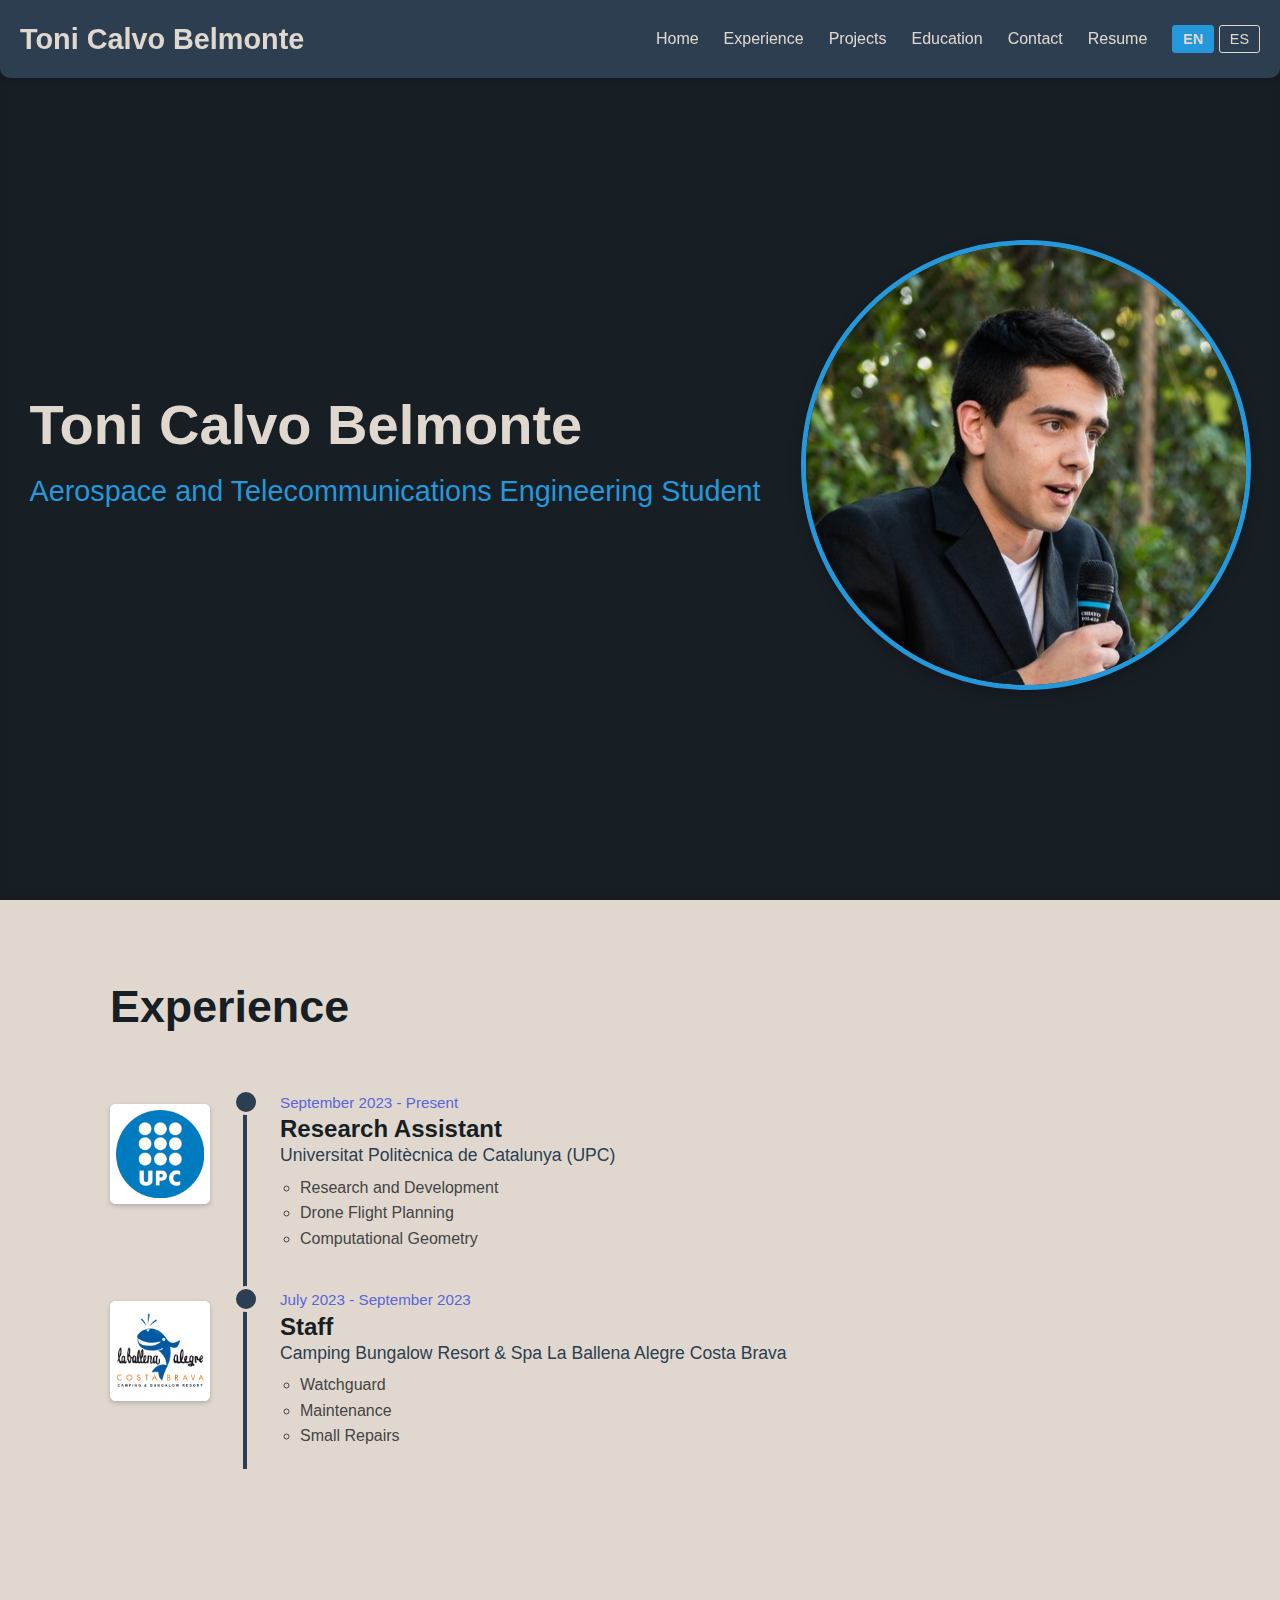
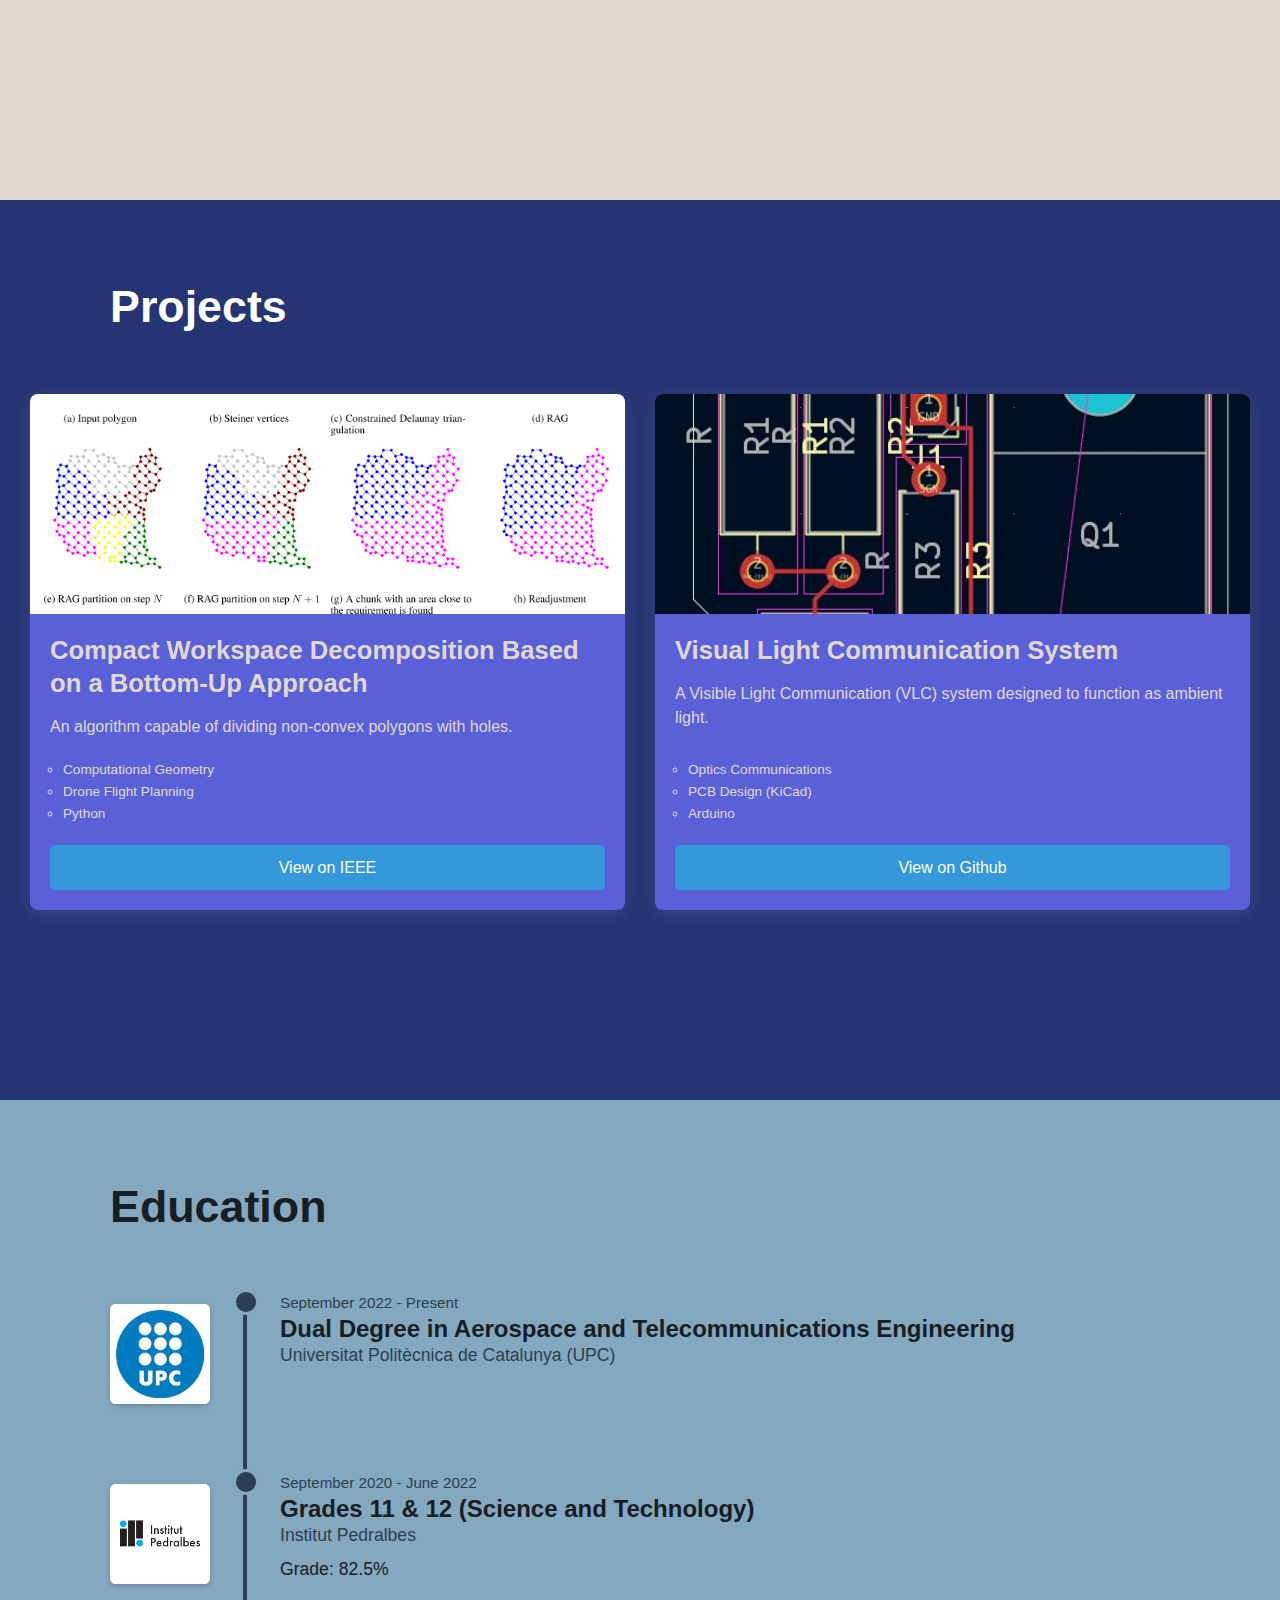
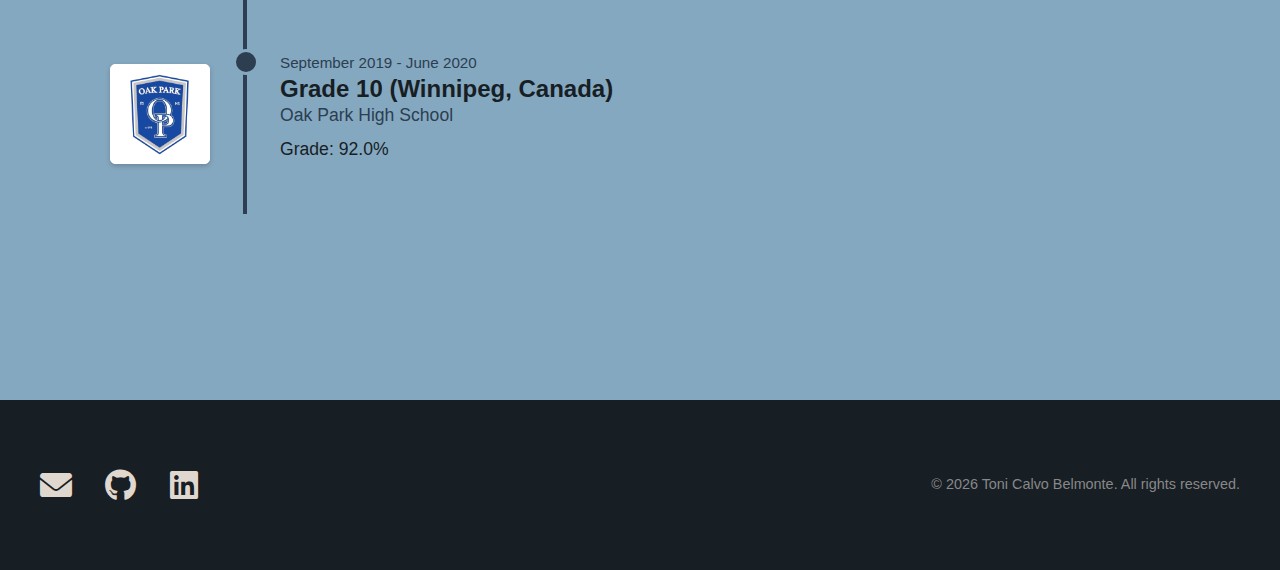
<file: index.html>
<!DOCTYPE html>
<html lang="en">
    <head>
        <meta charset="UTF-8">
        <meta name="viewport" content="width=device-width, initial-scale=1.0">
        <title>Toni Calvo Belmonte - Portfolio</title>
        <link rel="stylesheet" href="assets/css/styles.css">
        <link rel="stylesheet" href="https://cdnjs.cloudflare.com/ajax/libs/font-awesome/6.0.0-beta3/css/all.min.css">
    </head>

    <body>

        <!-- HEADER -->

        <header class="main-header">
            <div class="header-content">
                <a href="#home" class="logo">
                    Toni Calvo Belmonte
                </a>

                <nav class="main-nav">
                    <button class="hamburger-menu" aria-label="Open navigation menu">
                        <i class="fas fa-bars"></i>
                    </button>
                    <ul class="nav-list">
                        <li><a href="#home">Home</a></li>
                        <li><a href="#experience">Experience</a></li>
                        <li><a href="#projects">Projects</a></li>
                        <li><a href="#education">Education</a></li>
                        <li><a href="#contact">Contact</a></li>
                        <li class="nav-item-utility">
                            <a href="assets/docs/CV_en.pdf" download="CV_ToniCalvoBelmonte_en.pdf" class="btn-download-cv" title="The Resume will be downloaded in the currently selected language (english).">
                                <i class="fas fa-dowload"></i>Resume
                            </a>
                        </li>
                        <li class="nav-item-utility language-switcher">
                            <button href="javascript:void(0);" onclick="changeLanguage('en')" class="lang-btn active" data-lang="en">EN</button>
                            <button href="javascript:void(0);" onclick="changeLanguage('es')" class="lang-btn" data-lang="es">ES</button>
                        </li>
                    </ul>
                </nav>
            </div>
        </header>
        
        <main>

            <!-- HOME/HERO SECTION -->

            <section id="home" class ="hero-section">
                <div class="hero-content-wrapper">
                    <div class="hero-text-content">
                        <h1 class="hero-name">Toni Calvo Belmonte</h1>
                        <p class="hero-speciality">Aerospace and Telecommunications Engineering Student</p>
                        <!-- <p class="hero-intro-text">Example Text.</p> -->
                    </div>
                    <div class="hero-image-container">
                        <img src="assets/images/portrait.jpg" alt="Portrait" class="hero-photo">
                    </div>
                </div>
            </section>

            <!-- EXPERIENCE -->

            <section id="experience" class="experience-section">
                <div class="section-title-container">
                    <h2 class="section-title" style="color: #171e24">Experience</h2>
                </div>

                <div class="timeline-container">

                    <div class="timeline-item">
                        <div class="timeline-logo">
                            <img src="assets/images/UPC_logo.png" alt="Logo Buisness X">
                        </div>
                        <div class="timeline-content">
                            <span class="timeline-date">September 2023 - Present</span>
                            <h3 class="timeline-title">Research Assistant</h3>
                            <p class="timeline-company">Universitat Politècnica de Catalunya (UPC)</p>
                            <ul class="timeline-description">
                                <li>Research and Development</li>
                                <li>Drone Flight Planning</li>
                                <li>Computational Geometry</li>
                            </ul>
                        </div>
                    </div>

                    <div class="timeline-item">
                        <div class="timeline-logo">
                            <img src="assets/images/ballena_alegre_logo.jpg" alt="Logo La Ballena Alegre">
                        </div>
                        <div class="timeline-content">
                            <span class="timeline-date">July 2023 - September 2023</span>
                            <h3 class="timeline-title">Staff</h3>
                            <p class="timeline-company">Camping Bungalow Resort & Spa La Ballena Alegre Costa Brava</p>
                            <ul class="timeline-description">
                                <li>Watchguard</li>
                                <li>Maintenance</li>
                                <li>Small Repairs</li>
                            </ul>
                        </div>
                    </div>

                    <!-- Timeline template -->

                    <!-- <div class="timeline-item">
                        <div class="timeline-logo">
                            <img src="" alt="Logo Buisness X">
                        </div>
                        <div class="timeline-content">
                            <span class="timeline-date">Month Year - Present</span>
                            <h3 class="timeline-title">Title</h3>
                            <p class="timeline-company">Company Name</p>
                            <ul class="timeline-description">
                                <li>Work done</li>
                                <li>at the</li>
                                <li>company</li>
                            </ul>
                        </div>
                    </div> -->

                </div>

            </section>
            
            <!-- PROJECTS -->

            <section id="projects" class="projects-section">
                <div class="section-title-container">
                    <h2 class="section-title" style="color: #fff">Projects</h2>
                </div>
                
                <div class="projects-grid">

                    <div class="project-card">
                        <img src="assets/images/npd_project.png" alt="Polygon Decomposition Thumbnail" class="project-thumbnail">
                        <div class="project-info">
                            <h3 class="project-title">Compact Workspace Decomposition Based on a Bottom-Up Approach</h3>
                            <p class="project-description">An algorithm capable of dividing non-convex polygons with holes.</p>
                            <ul class="project-tags">
                                <li>Computational Geometry</li>
                                <li>Drone Flight Planning</li>
                                <li>Python</li>
                            </ul>
                            <a href="https://ieeexplore.ieee.org/document/10824800" target="_blank" class="btn-view-project">View on IEEE</a>
                        </div>
                    </div>

                    <div class="project-card">
                        <img src="assets/images/vlcs_project.jpg" alt="VLCS Thumbnail" class="project-thumbnail">
                        <div class="project-info">
                            <h3 class="project-title">Visual Light Communication System</h3>
                            <p class="project-description">A Visible Light Communication (VLC) system designed to function as ambient light.</p>
                            <ul class="project-tags">
                                <li>Optics Communications</li>
                                <li>PCB Design (KiCad)</li>
                                <li>Arduino</li>
                            </ul>
                            <a href="https://github.com/Toni-Calvo/Visual-Light-Communication-System" target="_blank" class="btn-view-project">View on Github</a>
                        </div>
                    </div>
                    

                    <!-- Project template -->

                    <!-- <div class="project-card">
                        <img src="assets/images/" alt="Project Thumbnail" class="project-thumbnail">
                        <div class="project-info">
                            <h3 class="project-title">Project Title</h3>
                            <p class="project-description">Project Description</p>
                            <ul class="project-tags">
                                <li>Tag 1</li>
                                <li>Tag 2</li>
                                <li>Tag 3</li>
                            </ul>
                            <a href="projects/" class="btn-view-project">Button</a>
                        </div>
                    </div> -->

                </div>

            </section>

            <!-- EDUCATION -->
            
            <section id="education" class ="education-section">
                <div class="section-title-container">
                    <h2 class="section-title" style="color: #171e24">Education</h2>
                </div>
                
                <div class="timeline-container">

                    <div class="timeline-item">
                        <div class="timeline-logo">
                            <img src="assets/images/UPC_logo.png" alt="Logo UPC">
                        </div>
                        <div class="timeline-content">
                            <span class="timeline-date">September 2022 - Present</span>
                            <h3 class="timeline-title">Dual Degree in Aerospace and Telecommunications Engineering</h3>
                            <p class="timeline-company">Universitat Politècnica de Catalunya (UPC)</p>
                            <!-- <p class="timeline-grade">Grade: X</p> -->
                        </div>
                    </div>

                    <div class="timeline-item">
                        <div class="timeline-logo">
                            <img src="assets/images/institut_pedralbes_logo.jpg" alt="Logo Institut Pedralbes">
                        </div>
                        <div class="timeline-content">
                            <span class="timeline-date">September 2020 - June 2022</span>
                            <h3 class="timeline-title">Grades 11 & 12 (Science and Technology)</h3>
                            <p class="timeline-company">Institut Pedralbes</p>
                            <p class="timeline-grade">Grade: 82.5%</p>
                        </div>
                    </div>

                    <div class="timeline-item">
                        <div class="timeline-logo">
                            <img src="assets/images/oak_park_hs_logo_compressed.jpg" alt="Logo Oak Park High School">
                        </div>
                        <div class="timeline-content">
                            <span class="timeline-date">September 2019 - June 2020</span>
                            <h3 class="timeline-title">Grade 10 (Winnipeg, Canada)</h3>
                            <p class="timeline-company">Oak Park High School</p>
                            <p class="timeline-grade">Grade: 92.0%</p>
                        </div>
                    </div>

                    <!-- Timeline Template -->

                    <!-- <div class="timeline-item">
                        <div class="timeline-logo">
                            <img src="" alt="Logo X">
                        </div>
                        <div class="timeline-content">
                            <span class="timeline-date">Month Year - Present</span>
                            <h3 class="timeline-title">Degree Name</h3>
                            <p class="timeline-company">Education Institution</p>
                            <p class="timeline-grade">Grade: X</p>
                        </div>
                    </div> -->

                </div>
                    
            </section>

        </main>

        <footer class="main-footer">
            <div class="footer-wrapper">

                <!-- CONTACT -->
                
                <section id="contact" class="contact-section">
                    
                    <section class="contact-links">
                        <a href="mailto:toni.calvo.belmonte@gmail.com" target="_blank" rel="noreferrer" class="social-icon-btn" aria-label="Send an email">
                            <i class="fas fa-envelope"></i>
                        </a>
                        <a href="https://github.com/Toni-Calvo" target="_blank" rel="noreferrer" class="social-icon-btn" aria-label="Visit my GitHub profile">
                            <i class="fab fa-github"></i>
                        </a>
                        <a href="https://www.linkedin.com/in/toni-calvo-belmonte/" target="_blank" rel="noreferrer" class="social-icon-btn" aria-label="Visit my LinkedIn profile">
                            <i class="fab fa-linkedin"></i>
                        </a>
                    </section>
                </section>

                <!-- LICENSE -->

                <div class="footer-info">
                    <p>&copy; <span id="current-year"></span> Toni Calvo Belmonte. All rights reserved.</p>
                </div>

            </div>
        </footer>

        <script src="assets/js/script.js"></script>

    </body>
</html>
</file>
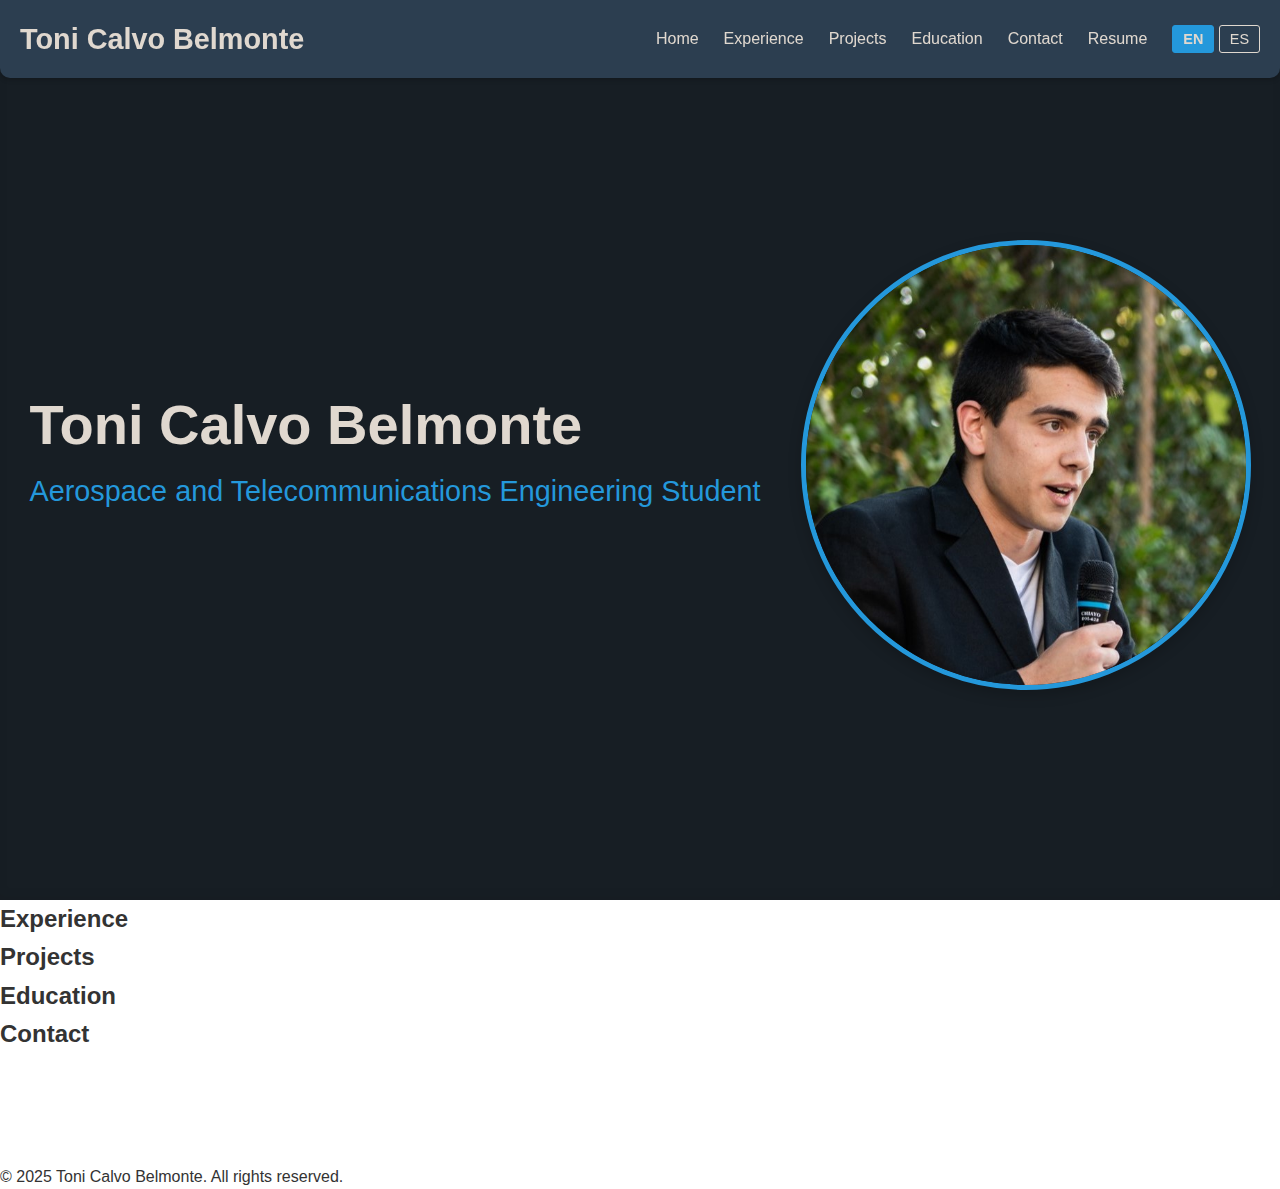
<file: public/index.html>
<!DOCTYPE html>
<html lang="en">
    <head>
        <meta charset="UTF-8">
        <meta name="viewport" content="width=device-width, initial-scale=1.0">
        <title>Toni Calvo Belmonte - Portfolio</title>
        <link rel="stylesheet" href="assets/css/styles.css">
        <link rel="stylesheet" href="https://cdnjs.cloudflare.com/ajax/libs/font-awesome/6.0.0-beta3/css/all.min.css">
    </head>

    <body>
        <header class="main-header">
            <div class="header-content">
                <a href="#home" class="logo">
                    Toni Calvo Belmonte
                </a>

                <nav class="main-nav">
                    <button class="hamburger-menu" aria-label="Open navigation menu">
                        <i class="fas fa-bars"></i>
                    </button>
                    <ul class="nav-list">
                        <li><a href="#home">Home</a></li>
                        <li><a href="#experience">Experience</a></li>
                        <li><a href="#projects">Projects</a></li>
                        <li><a href="#education">Education</a></li>
                        <li><a href="#contact">Contact</a></li>
                        <li class="nav-item-utility">
                            <a href="assets/docs/CV_en.pdf" download="CV_ToniCalvoBelmonte_en.pdf" class="btn-download-cv">
                                <i class="fas fa-dowload"></i>Resume
                            </a>
                        </li>
                        <li class="nav-item-utility language-switcher">
                            <button class="lang-btn active" data-lang="en">EN</button>
                            <button class="lang-btn" data-lang="es">ES</button>
                        </li>
                    </ul>
                </nav>
            </div>
        </header>

        <main>
            <section id="home" class ="hero-section">
                <div class="hero-content-wrapper">
                    <div class="hero-text-content">
                        <h1 class="hero-name">Toni Calvo Belmonte</h1>
                        <p class="hero-speciality">Aerospace and Telecommunications Engineering Student</p>
                        <!-- <p class="hero-intro-text">Example Text.</p> -->
                    </div>
                    <div class="hero-image-container">
                        <img src="assets/images/portrait.jpg" alt="Portrait" class="hero-photo">
                    </div>
                </div>
            </section>

            <section id="experience">
                <h2>Experience</h2>

            </section>
            
            <section id="projects">
                <h2>Projects</h2>

            </section>
            
            <section id="education">
                <h2>Education</h2>

            </section>
            
            <section id="contact">
                <h2>Contact</h2>
                <section class="contact-img">
                    <a href="mailto:toni.calvo.belmonte@gmail.com" target="_blank" rel="noreferrer">
                        <figure>
                            <img src="assets/images/mail-64.png"/>
                        </figure>
                    </a>
                    <a href="https://github.com/Toni-Calvo" target="_blank" rel="noreferrer">
                        <figure>
                            <img src="assets/images/github-mark-white.png"/>
                        </figure>
                    </a>
                    <a href="https://www.linkedin.com/in/toni-calvo-belmonte/" target="_blank" rel="noreferrer">
                        <figure>
                            <img src="assets/images/InBug-White.png"/>
                        </figure>
                    </a>
                </section>
            </section>
        </main>

        <footer>
            <p>&copy; 2025 Toni Calvo Belmonte. All rights reserved.</p>
        </footer>

        <script src="assets/js/script.js"></script>

    </body>
</html>
</file>
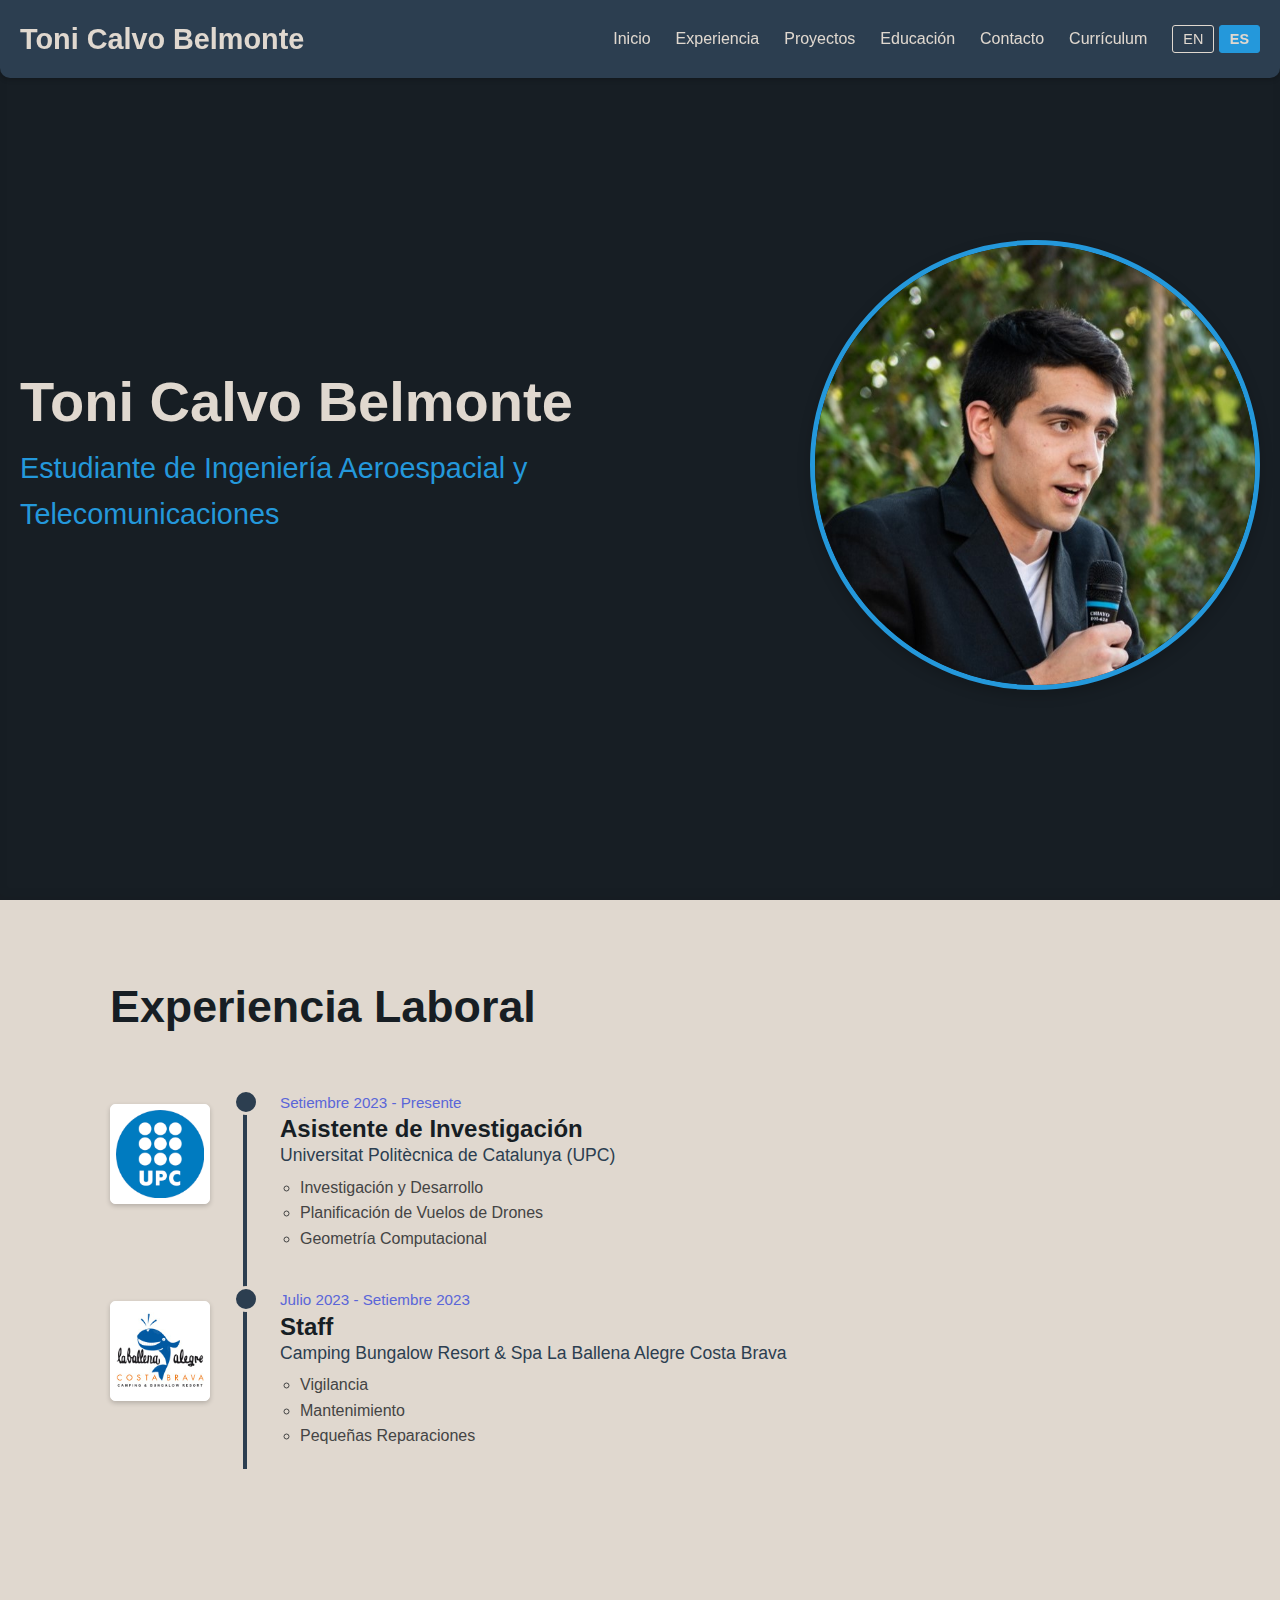
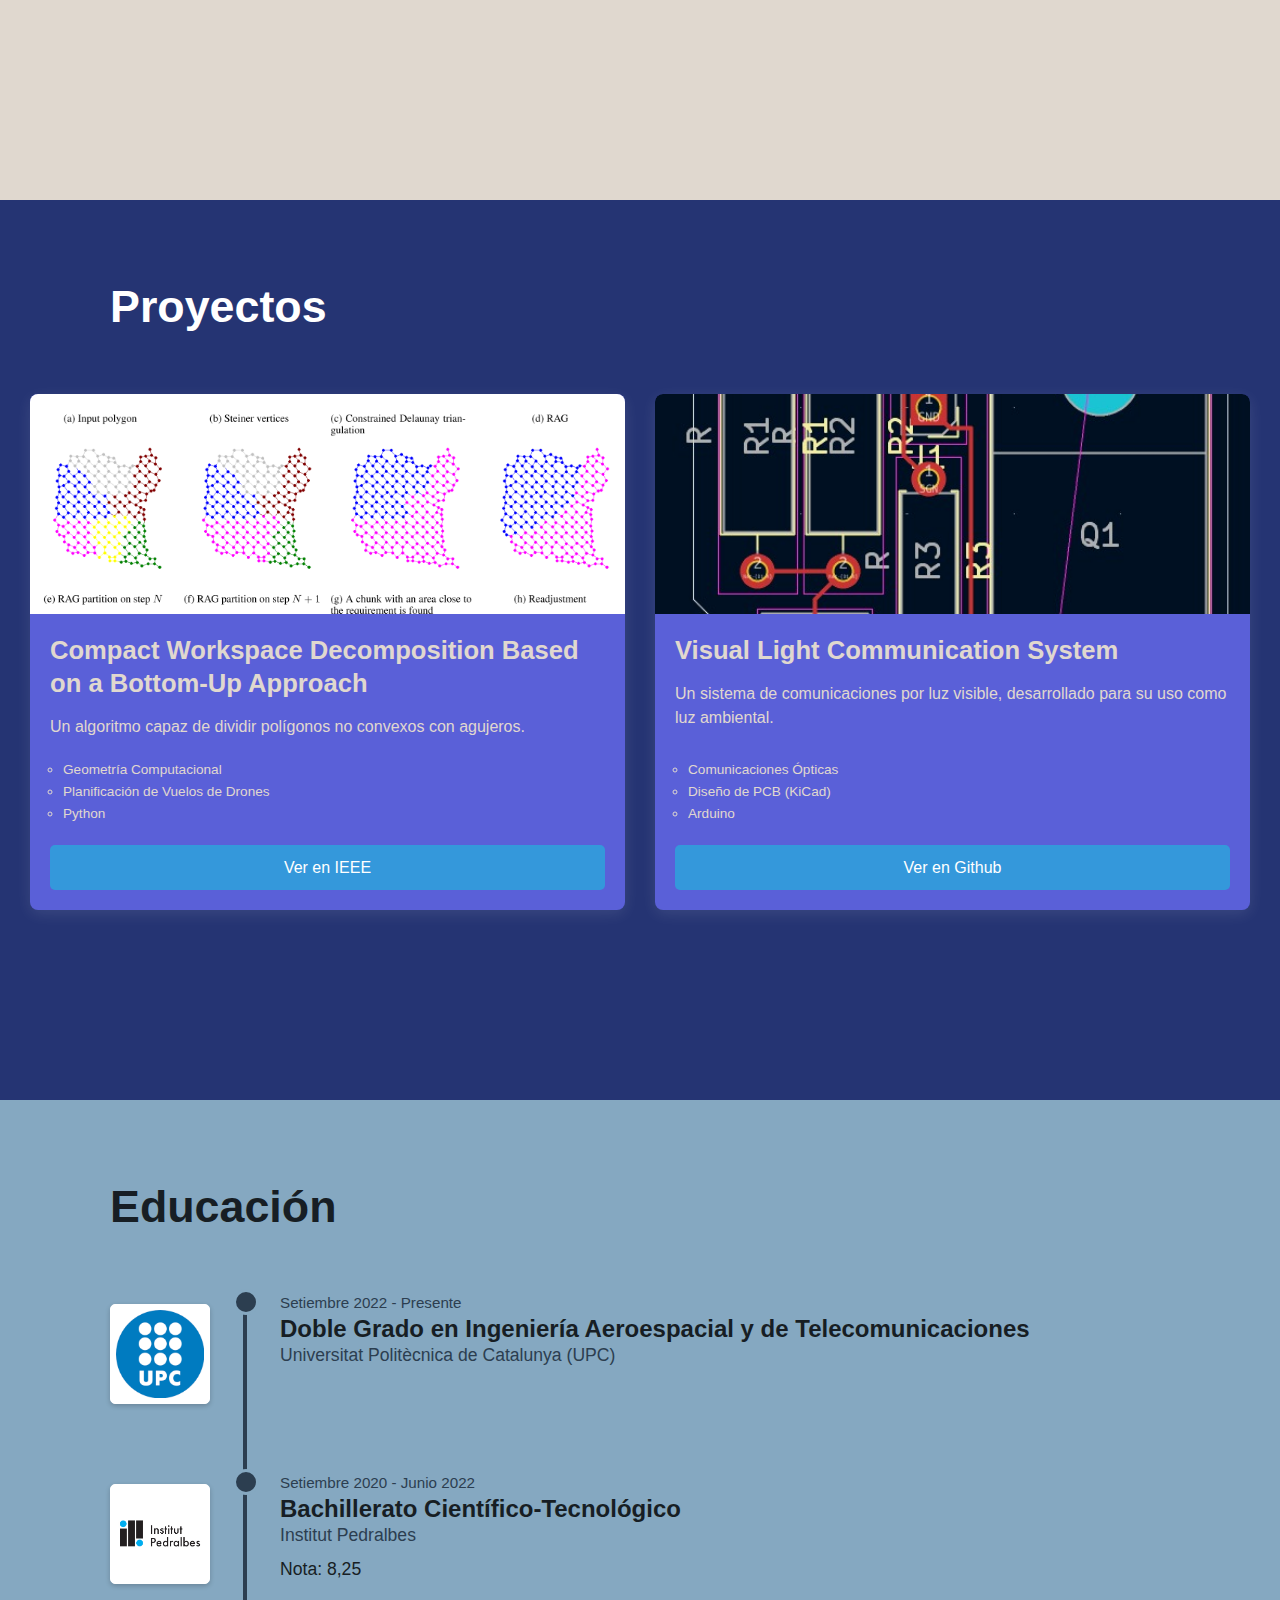
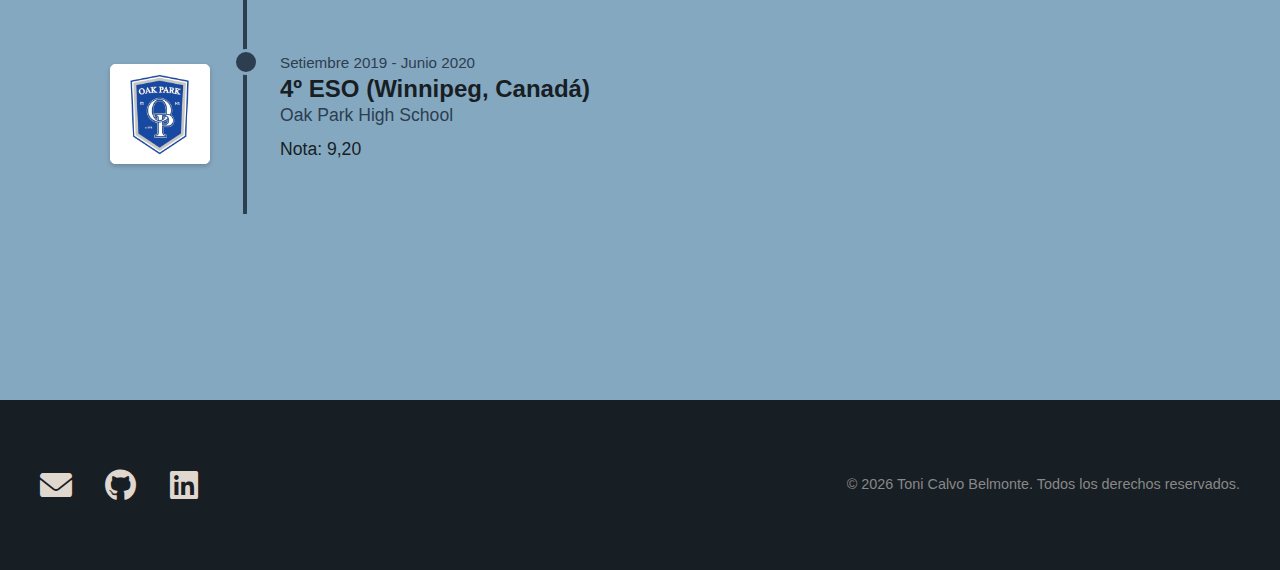
<file: index_es.html>
<!DOCTYPE html>
<html lang="en">
    <head>
        <meta charset="UTF-8">
        <meta name="viewport" content="width=device-width, initial-scale=1.0">
        <title>Toni Calvo Belmonte - Portfolio</title>
        <link rel="stylesheet" href="assets/css/styles.css">
        <link rel="stylesheet" href="https://cdnjs.cloudflare.com/ajax/libs/font-awesome/6.0.0-beta3/css/all.min.css">
    </head>

    <body>

        <!-- HEADER -->

        <header class="main-header">
            <div class="header-content">
                <a href="#home" class="logo">
                    Toni Calvo Belmonte
                </a>

                <nav class="main-nav">
                    <button class="hamburger-menu" aria-label="Open navigation menu">
                        <i class="fas fa-bars"></i>
                    </button>
                    <ul class="nav-list">
                        <li><a href="#home">Inicio</a></li>
                        <li><a href="#experience">Experiencia</a></li>
                        <li><a href="#projects">Proyectos</a></li>
                        <li><a href="#education">Educación</a></li>
                        <li><a href="#contact">Contacto</a></li>
                        <li class="nav-item-utility">
                            <a href="assets/docs/CV_es.pdf" download="CV_ToniCalvoBelmonte_es.pdf" class="btn-download-cv" title="El currículum se descargará en el idioma actualmente seleccionado (español).">
                                <i class="fas fa-dowload"></i>Currículum
                            </a>
                        </li>
                        <li class="nav-item-utility language-switcher">
                            <button href="javascript:void(0);" onclick="changeLanguage('en')" class="lang-btn" data-lang="en">EN</button>
                            <button href="javascript:void(0);" onclick="changeLanguage('es')" class="lang-btn active" data-lang="es">ES</button>
                        </li>
                    </ul>
                </nav>
            </div>
        </header>

        <main>

            <!-- HOME/HERO SECTION -->

            <section id="home" class ="hero-section">
                <div class="hero-content-wrapper">
                    <div class="hero-text-content">
                        <h1 class="hero-name">Toni Calvo Belmonte</h1>
                        <p class="hero-speciality">Estudiante de Ingeniería Aeroespacial y Telecomunicaciones</p>
                        <!-- <p class="hero-intro-text">Example text</p> -->
                    </div>
                    <div class="hero-image-container">
                        <img src="assets/images/portrait.jpg" alt="Portrait" class="hero-photo">
                    </div>
                </div>
            </section>

            <!-- EXPERIENCE -->

            <section id="experience" class="experience-section">
                <div class="section-title-container">
                    <h2 class="section-title" style="color: #171e24">Experiencia Laboral</h2>
                </div>

                <div class="timeline-container">

                    <div class="timeline-item">
                        <div class="timeline-logo">
                            <img src="assets/images/UPC_logo.png" alt="Logo Buisness X">
                        </div>
                        <div class="timeline-content">
                            <span class="timeline-date">Setiembre 2023 - Presente</span>
                            <h3 class="timeline-title">Asistente de Investigación</h3>
                            <p class="timeline-company">Universitat Politècnica de Catalunya (UPC)</p>
                            <ul class="timeline-description">
                                <li>Investigación y Desarrollo</li>
                                <li>Planificación de Vuelos de Drones</li>
                                <li>Geometría Computacional</li>
                            </ul>
                        </div>
                    </div>

                    <div class="timeline-item">
                        <div class="timeline-logo">
                            <img src="assets/images/ballena_alegre_logo.jpg" alt="Logo La Ballena Alegre">
                        </div>
                        <div class="timeline-content">
                            <span class="timeline-date">Julio 2023 - Setiembre 2023</span>
                            <h3 class="timeline-title">Staff</h3>
                            <p class="timeline-company">Camping Bungalow Resort & Spa La Ballena Alegre Costa Brava</p>
                            <ul class="timeline-description">
                                <li>Vigilancia</li>
                                <li>Mantenimiento</li>
                                <li>Pequeñas Reparaciones</li>
                            </ul>
                        </div>
                    </div>

                </div>

            </section>

            <!-- PROJECTS -->
            
            <section id="projects" class="projects-section">
                <div class="section-title-container">
                    <h2 class="section-title" style="color: #fff">Proyectos</h2>
                </div>

                <div class="projects-grid">

                    <div class="project-card">
                        <img src="assets/images/npd_project.png" alt="Polygon Decomposition Thumbnail" class="project-thumbnail">
                        <div class="project-info">
                            <h3 class="project-title">Compact Workspace Decomposition Based on a Bottom-Up Approach</h3>
                            <p class="project-description">Un algoritmo capaz de dividir polígonos no convexos con agujeros.</p>
                            <ul class="project-tags">
                                <li>Geometría Computacional</li>
                                <li>Planificación de Vuelos de Drones</li>
                                <li>Python</li>
                            </ul>
                            <a href="https://ieeexplore.ieee.org/document/10824800" target="_blank" class="btn-view-project">Ver en IEEE</a>
                        </div>
                    </div>

                    <div class="project-card">
                        <img src="assets/images/vlcs_project.jpg" alt="VLCS Thumbnail" class="project-thumbnail">
                        <div class="project-info">
                            <h3 class="project-title">Visual Light Communication System</h3>
                            <p class="project-description">Un sistema de comunicaciones por luz visible, desarrollado para su uso como luz ambiental.</p>
                            <ul class="project-tags">
                                <li>Comunicaciones Ópticas</li>
                                <li>Diseño de PCB (KiCad)</li>
                                <li>Arduino</li>
                            </ul>
                            <a href="https://github.com/Toni-Calvo/Visual-Light-Communication-System" target="_blank" class="btn-view-project">Ver en Github</a>
                        </div>
                    </div>

                </div>

            </section>

            <!-- EDUCATION -->
            
            <section id="education" class ="education-section">
                <div class="section-title-container">
                    <h2 class="section-title" style="color: #171e24">Educación</h2>
                </div>
                
                <div class="timeline-container">

                    <div class="timeline-item">
                        <div class="timeline-logo">
                            <img src="assets/images/UPC_logo.png" alt="Logo UPC">
                        </div>
                        <div class="timeline-content">
                            <span class="timeline-date">Setiembre 2022 - Presente</span>
                            <h3 class="timeline-title">Doble Grado en Ingeniería Aeroespacial y de Telecomunicaciones</h3>
                            <p class="timeline-company">Universitat Politècnica de Catalunya (UPC)</p>
                            <!-- <p class="timeline-grade">Nota: X</p> -->
                        </div>
                    </div>

                    <div class="timeline-item">
                        <div class="timeline-logo">
                            <img src="assets/images/institut_pedralbes_logo.jpg" alt="Logo Institut Pedralbes">
                        </div>
                        <div class="timeline-content">
                            <span class="timeline-date">Setiembre 2020 - Junio 2022</span>
                            <h3 class="timeline-title">Bachillerato Científico-Tecnológico</h3>
                            <p class="timeline-company">Institut Pedralbes</p>
                            <p class="timeline-grade">Nota: 8,25</p>
                        </div>
                    </div>

                    <div class="timeline-item">
                        <div class="timeline-logo">
                            <img src="assets/images/oak_park_hs_logo_compressed.jpg" alt="Logo Oak Park High School">
                        </div>
                        <div class="timeline-content">
                            <span class="timeline-date">Setiembre 2019 - Junio 2020</span>
                            <h3 class="timeline-title">4º ESO (Winnipeg, Canadá)</h3>
                            <p class="timeline-company">Oak Park High School</p>
                            <p class="timeline-grade">Nota: 9,20</p>
                        </div>
                    </div>

                </div>
                    
            </section>
            
        </main>

        <footer class="main-footer">
            <div class="footer-wrapper">

                <!-- CONTACT -->
                
                <section id="contact" class="contact-section">
                    
                    <section class="contact-links">
                        <a href="mailto:toni.calvo.belmonte@gmail.com" target="_blank" rel="noreferrer" class="social-icon-btn" aria-label="Envíame un mail">
                            <i class="fas fa-envelope"></i>
                        </a>
                        <a href="https://github.com/Toni-Calvo" target="_blank" rel="noreferrer" class="social-icon-btn" aria-label="Visita mi perfil de GitHub">
                            <i class="fab fa-github"></i>
                        </a>
                        <a href="https://www.linkedin.com/in/toni-calvo-belmonte/" target="_blank" rel="noreferrer" class="social-icon-btn" aria-label="Visita mi perfil de LinkedIn">
                            <i class="fab fa-linkedin"></i>
                        </a>
                    </section>
                </section>

                <!-- LICENSE -->

                <div class="footer-info">
                    <p>&copy; <span id="current-year"></span> Toni Calvo Belmonte. Todos los derechos reservados.</p>
                </div>

            </div>
        </footer>

        <script src="assets/js/script.js"></script>

    </body>
</html>
</file>
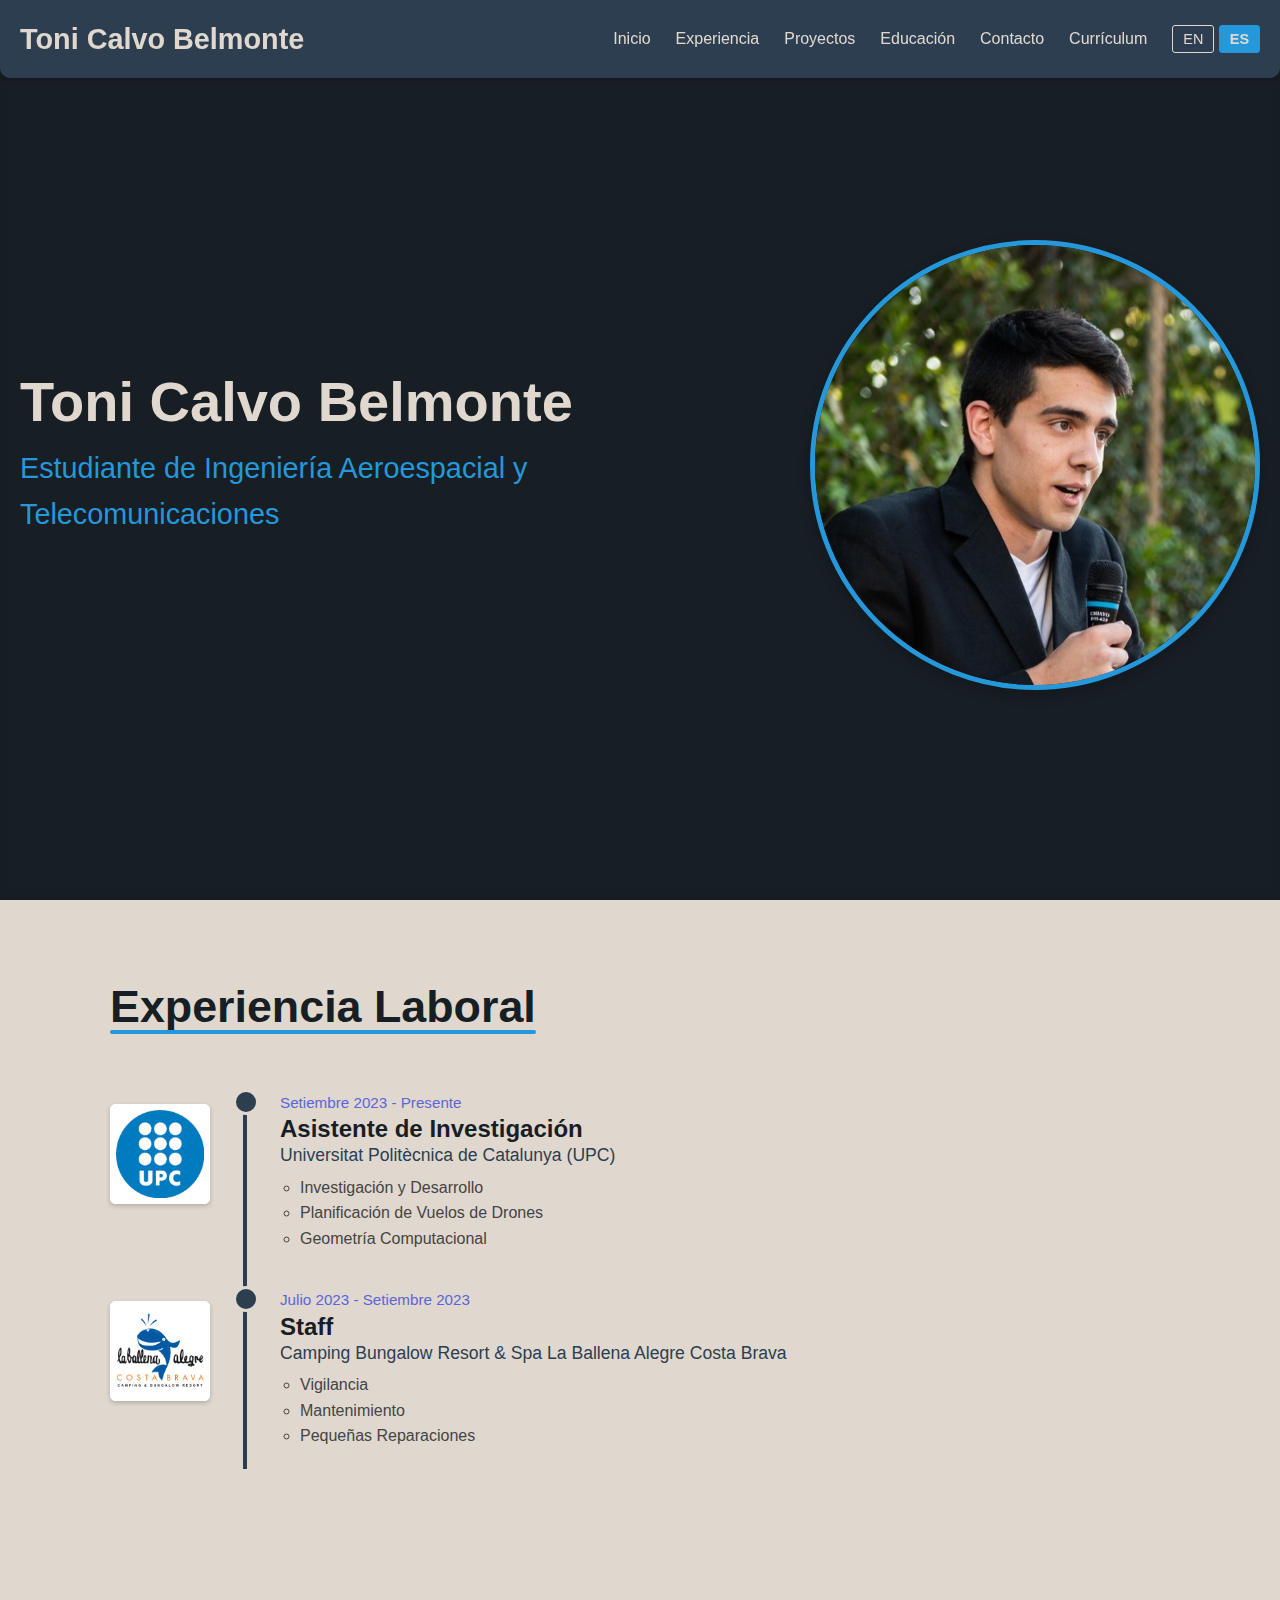
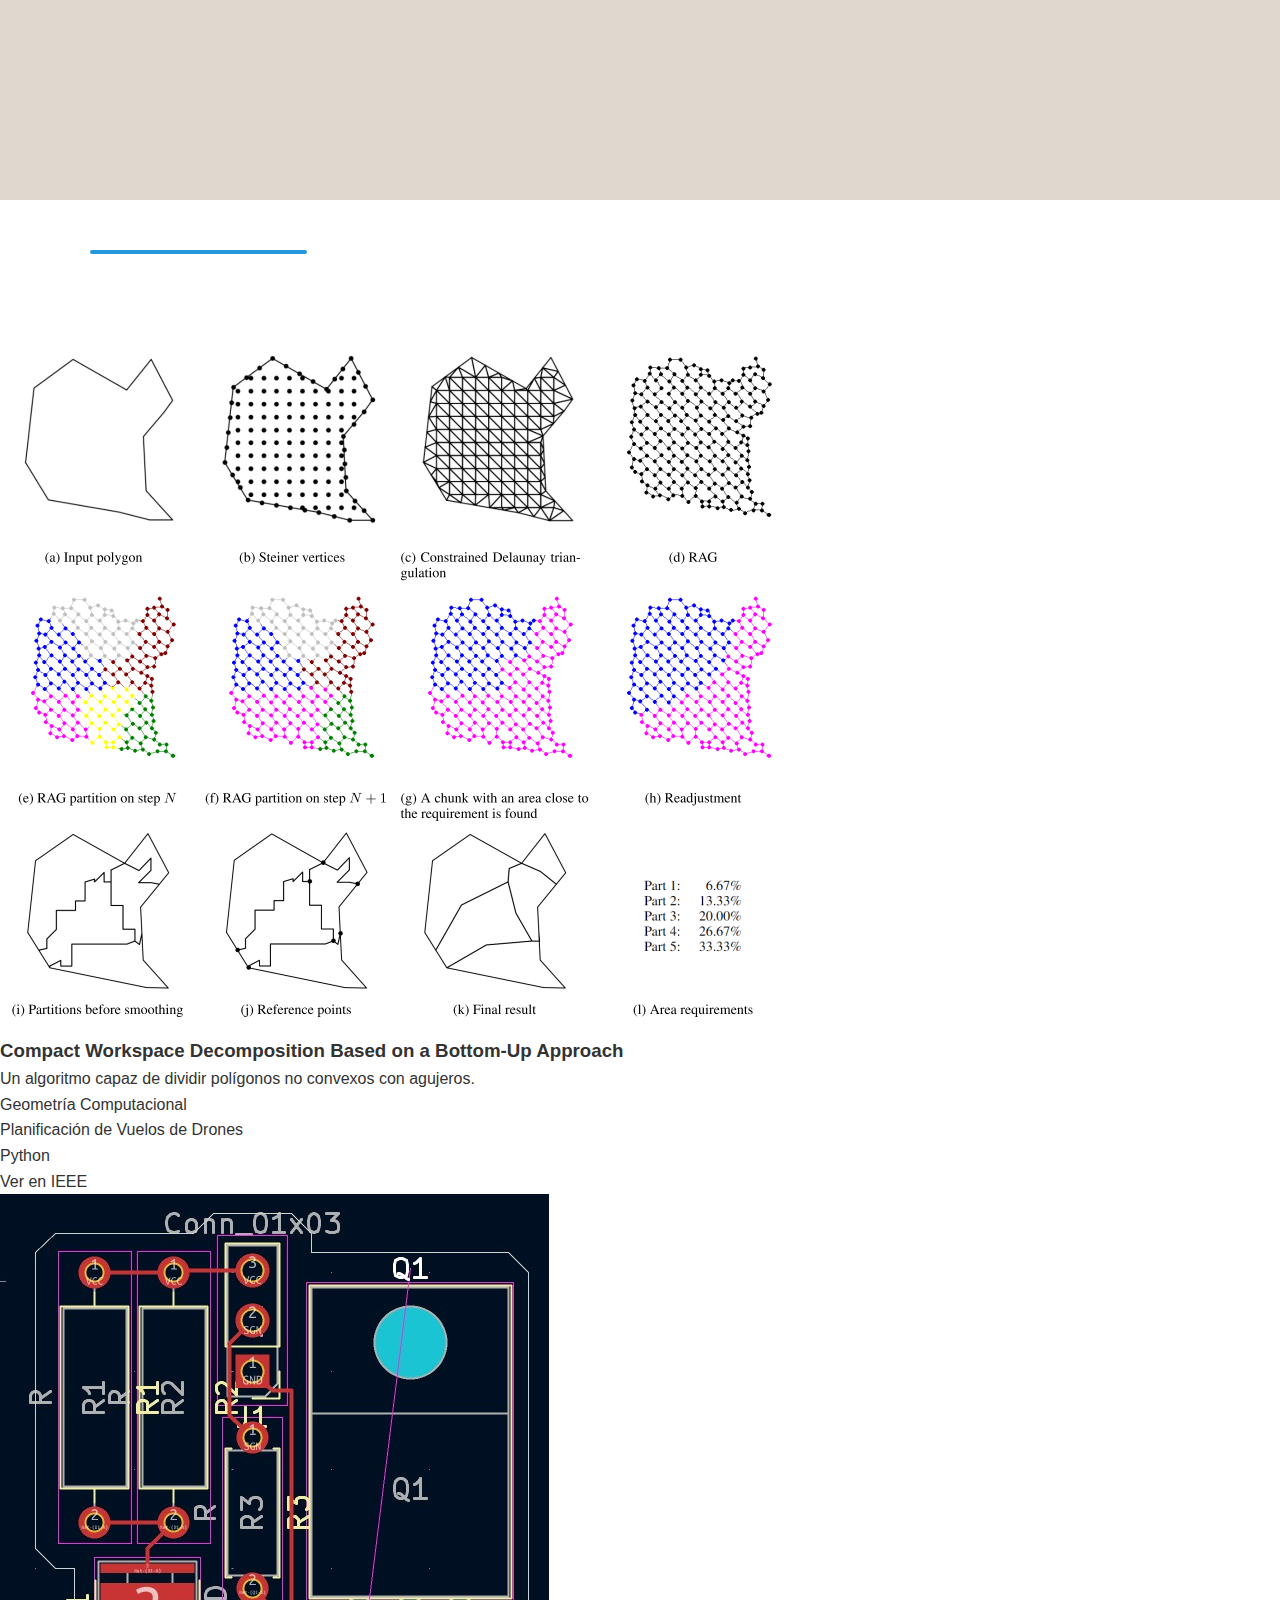
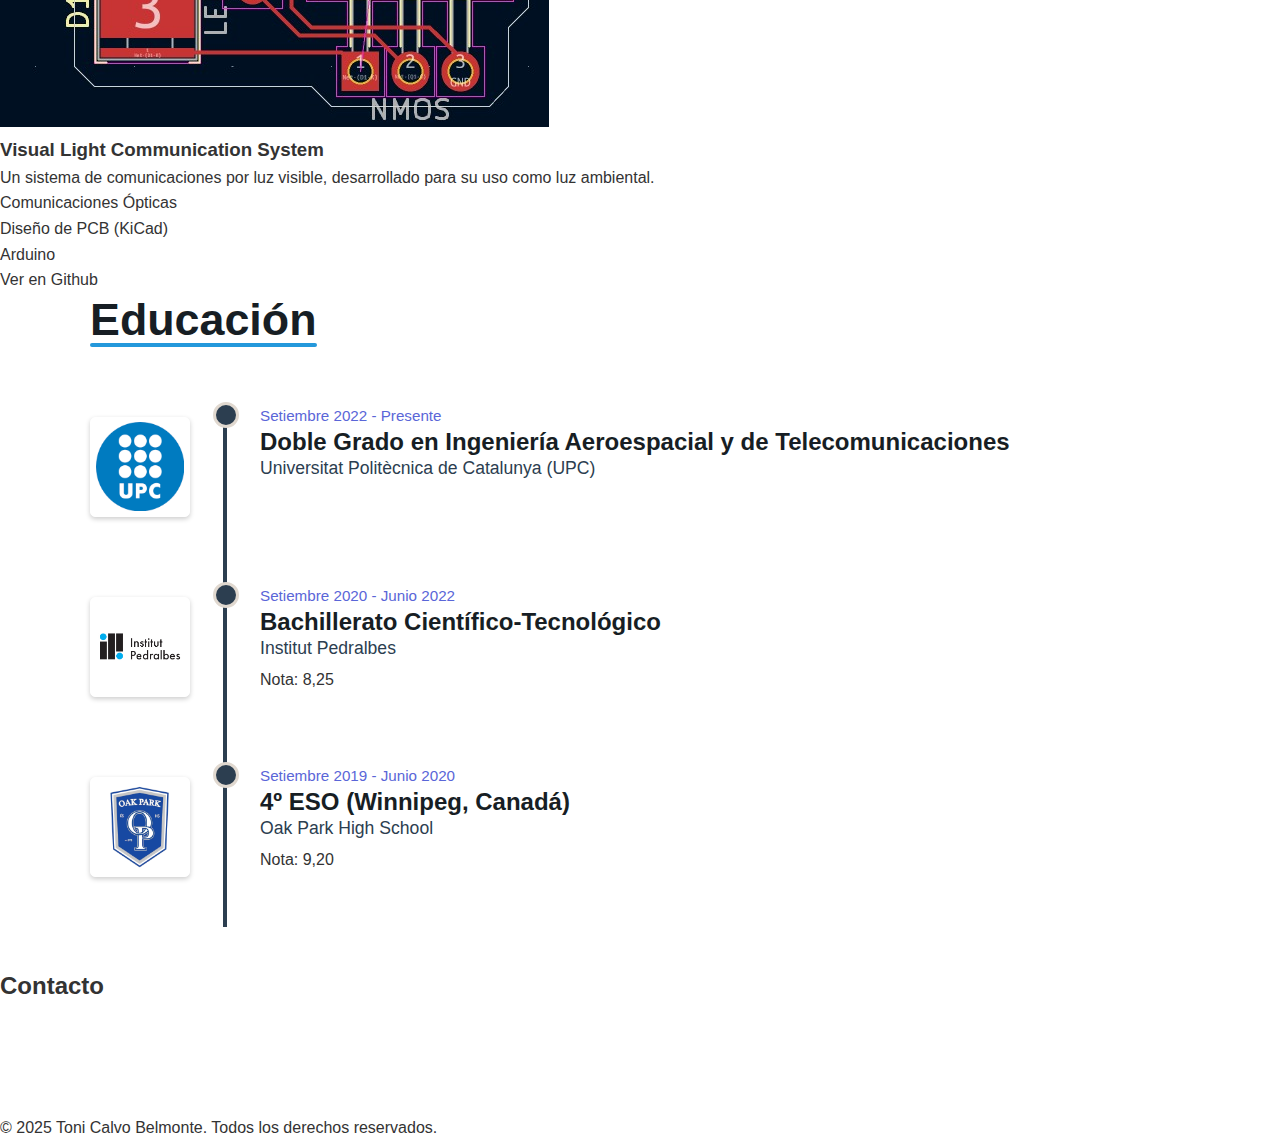
<file: public/index_es.html>
<!DOCTYPE html>
<html lang="en">
    <head>
        <meta charset="UTF-8">
        <meta name="viewport" content="width=device-width, initial-scale=1.0">
        <title>Toni Calvo Belmonte - Portfolio</title>
        <link rel="stylesheet" href="assets/css/styles.css">
        <link rel="stylesheet" href="https://cdnjs.cloudflare.com/ajax/libs/font-awesome/6.0.0-beta3/css/all.min.css">
    </head>

    <body>

        <!-- HEADER -->

        <header class="main-header">
            <div class="header-content">
                <a href="#home" class="logo">
                    Toni Calvo Belmonte
                </a>

                <nav class="main-nav">
                    <button class="hamburger-menu" aria-label="Open navigation menu">
                        <i class="fas fa-bars"></i>
                    </button>
                    <ul class="nav-list">
                        <li><a href="#home">Inicio</a></li>
                        <li><a href="#experience">Experiencia</a></li>
                        <li><a href="#projects">Proyectos</a></li>
                        <li><a href="#education">Educación</a></li>
                        <li><a href="#contact">Contacto</a></li>
                        <li class="nav-item-utility">
                            <a href="assets/docs/CV_es.pdf" download="CV_ToniCalvoBelmonte_es.pdf" class="btn-download-cv">
                                <i class="fas fa-dowload"></i>Currículum
                            </a>
                        </li>
                        <li class="nav-item-utility language-switcher">
                            <button class="lang-btn active" data-lang="en">EN</button>
                            <button class="lang-btn" data-lang="es">ES</button>
                        </li>
                    </ul>
                </nav>
            </div>
        </header>

        <main>

            <!-- HOME/HERO SECTION -->

            <section id="home" class ="hero-section">
                <div class="hero-content-wrapper">
                    <div class="hero-text-content">
                        <h1 class="hero-name">Toni Calvo Belmonte</h1>
                        <p class="hero-speciality">Estudiante de Ingeniería Aeroespacial y Telecomunicaciones</p>
                        <!-- <p class="hero-intro-text">Example text</p> -->
                    </div>
                    <div class="hero-image-container">
                        <img src="assets/images/portrait.jpg" alt="Portrait" class="hero-photo">
                    </div>
                </div>
            </section>

            <!-- EXPERIENCE -->

            <section id="experience" class="experience-section">
                <div class="section-title-container">
                    <h2 class="section-title" style="color: #171e24">Experiencia Laboral</h2>
                </div>

                <div class="timeline-container">

                    <div class="timeline-item">
                        <div class="timeline-logo">
                            <img src="assets/images/UPC_logo.png" alt="Logo Buisness X">
                        </div>
                        <div class="timeline-content">
                            <span class="timeline-date">Setiembre 2023 - Presente</span>
                            <h3 class="timeline-title">Asistente de Investigación</h3>
                            <p class="timeline-company">Universitat Politècnica de Catalunya (UPC)</p>
                            <ul class="timeline-description">
                                <li>Investigación y Desarrollo</li>
                                <li>Planificación de Vuelos de Drones</li>
                                <li>Geometría Computacional</li>
                            </ul>
                        </div>
                    </div>

                    <div class="timeline-item">
                        <div class="timeline-logo">
                            <img src="assets/images/ballena_alegre_logo.jpg" alt="Logo La Ballena Alegre">
                        </div>
                        <div class="timeline-content">
                            <span class="timeline-date">Julio 2023 - Setiembre 2023</span>
                            <h3 class="timeline-title">Staff</h3>
                            <p class="timeline-company">Camping Bungalow Resort & Spa La Ballena Alegre Costa Brava</p>
                            <ul class="timeline-description">
                                <li>Vigilancia</li>
                                <li>Mantenimiento</li>
                                <li>Pequeñas Reparaciones</li>
                            </ul>
                        </div>
                    </div>

                </div>

            </section>

            <!-- PROJECTS -->
            
            <section id="projects" class="projects-section">
                <div class="section-title-container">
                    <h2 class="section-title" style="color: #fff">Proyectos</h2>
                </div>

                <div class="projects-grid">

                    <div class="project-card">
                        <img src="assets/images/npd_project.png" alt="Polygon Decomposition Thumbnail" class="project-thumbnail">
                        <div class="project-info">
                            <h3 class="project-title">Compact Workspace Decomposition Based on a Bottom-Up Approach</h3>
                            <p class="project-description">Un algoritmo capaz de dividir polígonos no convexos con agujeros.</p>
                            <ul class="project-tags">
                                <li>Geometría Computacional</li>
                                <li>Planificación de Vuelos de Drones</li>
                                <li>Python</li>
                            </ul>
                            <a href="https://ieeexplore.ieee.org/document/10824800" target="_blank" class="btn-view-project">Ver en IEEE</a>
                        </div>
                    </div>

                    <div class="project-card">
                        <img src="assets/images/vlcs_project.jpg" alt="VLCS Thumbnail" class="project-thumbnail">
                        <div class="project-info">
                            <h3 class="project-title">Visual Light Communication System</h3>
                            <p class="project-description">Un sistema de comunicaciones por luz visible, desarrollado para su uso como luz ambiental.</p>
                            <ul class="project-tags">
                                <li>Comunicaciones Ópticas</li>
                                <li>Diseño de PCB (KiCad)</li>
                                <li>Arduino</li>
                            </ul>
                            <a href="https://github.com/Toni-Calvo/Visual-Light-Communication-System" target="_blank" class="btn-view-project">Ver en Github</a>
                        </div>
                    </div>

                </div>

            </section>

            <!-- EDUCATION -->
            
            <section id="education" class ="education-section">
                <div class="section-title-container">
                    <h2 class="section-title" style="color: #171e24">Educación</h2>
                </div>
                
                <div class="timeline-container">

                    <div class="timeline-item">
                        <div class="timeline-logo">
                            <img src="assets/images/UPC_logo.png" alt="Logo UPC">
                        </div>
                        <div class="timeline-content">
                            <span class="timeline-date">Setiembre 2022 - Presente</span>
                            <h3 class="timeline-title">Doble Grado en Ingeniería Aeroespacial y de Telecomunicaciones</h3>
                            <p class="timeline-company">Universitat Politècnica de Catalunya (UPC)</p>
                            <!-- <p class="timeline-grade">Nota: X</p> -->
                        </div>
                    </div>

                    <div class="timeline-item">
                        <div class="timeline-logo">
                            <img src="assets/images/institut_pedralbes_logo.jpg" alt="Logo Institut Pedralbes">
                        </div>
                        <div class="timeline-content">
                            <span class="timeline-date">Setiembre 2020 - Junio 2022</span>
                            <h3 class="timeline-title">Bachillerato Científico-Tecnológico</h3>
                            <p class="timeline-company">Institut Pedralbes</p>
                            <p class="timeline-grade">Nota: 8,25</p>
                        </div>
                    </div>

                    <div class="timeline-item">
                        <div class="timeline-logo">
                            <img src="assets/images/oak_park_hs_logo_compressed.jpg" alt="Logo Oak Park High School">
                        </div>
                        <div class="timeline-content">
                            <span class="timeline-date">Setiembre 2019 - Junio 2020</span>
                            <h3 class="timeline-title">4º ESO (Winnipeg, Canadá)</h3>
                            <p class="timeline-company">Oak Park High School</p>
                            <p class="timeline-grade">Nota: 9,20</p>
                        </div>
                    </div>

                </div>
                    
            </section>
            
            <!-- CONTACT -->

            <section id="contact">
                <h2>Contacto</h2>
                <section class="contact-img">
                    <a href="mailto:toni.calvo.belmonte@gmail.com" target="_blank" rel="noreferrer">
                        <figure>
                            <img src="assets/images/mail-64.png"/>
                        </figure>
                    </a>
                    <a href="https://github.com/Toni-Calvo" target="_blank" rel="noreferrer">
                        <figure>
                            <img src="assets/images/github-mark-white.png"/>
                        </figure>
                    </a>
                    <a href="https://www.linkedin.com/in/toni-calvo-belmonte/" target="_blank" rel="noreferrer">
                        <figure>
                            <img src="assets/images/InBug-White.png"/>
                        </figure>
                    </a>
                </section>
            </section>
        </main>

        <footer>
            <p>&copy; 2025 Toni Calvo Belmonte. Todos los derechos reservados.</p>
        </footer>

        <script src="assets/js/script.js"></script>

    </body>
</html>
</file>
<file: assets/css/styles.css>
* {
    margin: 0;
    padding: 0;
    box-sizing: border-box;
    scroll-behavior: smooth;
    scroll-padding-top: 30px;
}

body {
    font-family: Arial, Helvetica, sans-serif;
    line-height: 1.6;
    color: #333; 
}

a {
    text-decoration: none;
    color: inherit;
}

ul {
    list-style: none;
}

.section-title-container {
    max-width: 1400px;
    margin: 0 auto;
    padding-left: 20px;
}

.section-title {
    font-size: 2.8rem;
    margin-bottom: 60px;
    position: relative;
    display: inline-block;
    left: 70px;
    line-height: 1.2;
    max-width: calc(100vw - 140px);
}

/* HEADER */

.main-header {
    background-color: #2c3e50;
    color: #e0d8cf;
    padding: 1rem 0;
    position: fixed;
    width: 100%;
    top: 0;
    left: 0;
    z-index: 100;
    box-shadow: 0 2px 5px rgba(0,0,0,0.2);
    border-bottom-left-radius: 10px;
    border-bottom-right-radius: 10px;
}

.header-content {
    display: flex;
    justify-content: space-between;
    align-items: center;
    max-width: 1400px;
    margin: 0 auto;
    padding: 0 20px;
}

.logo {
    font-size: 1.8rem;
    font-weight: bold;
    color: #e0d8cf;
    transition: color 0.3s ease;
}

.logo:hover {
    color: #2498db;
}

.main-nav .nav-list {
    display: flex;
    gap: 25px;
    align-items: center;
}

.main-nav .nav-list a {
    color: #e0d8cf;
    font-size: 1rem;
    padding: 5px 0;
    position: relative;
    transition: color 0.3s ease;
}

.main-nav .nav-list a:hover {
    color: #2498db;
}

.main-nav .nav-list a::after {
    content: '';
    position: absolute;
    width: 0;
    height: 2px;
    background: #2498db;
    bottom: 0;
    left: 0;
    transition: width 0.3s ease;
}

.main-nav .nav-list a:hover::after {
    width: 100%;
}

.language-switcher .lang-btn {
    background: none;
    border: 1px solid #e0d8cf;
    color: #e0d8cf;
    padding: 5px 10px;
    border-radius: 3px;
    cursor: pointer;
    font-size: 0.9rem;
    transition: background-color 0.3 ease, color 0.3 ease;
}

.language-switcher .lang-btn:hover {
    background-color: #2498db;
    border-color: #2498db;
}

.language-switcher .lang-btn.active {
    background-color: #2498db;
    border-color: #2498db;
    font-weight: bold;
}

.hamburger-menu {
    display: none;
    background: none;
    border: none;
    font-size: 1.8rem;
    color: #e0d8cf;
    cursor: pointer;
    padding: 5px;
}

/* MOBILE HEADER */

@media (max-width: 990px) {
    .header-content {
        padding: 0 15px;
    }

    .hamburger-menu {
        display: block;
    }

    .main-nav .nav-list {
        display: none;
        flex-direction: column;
        background-color: #2c3e50;
        position: absolute;
        top: 100%;
        left: 0;
        width: 100%;
        box-shadow: 0 5px 10px rgba(0,0,0,0.3);
        padding: 20px 0;
        text-align: center;
    }

    .main-nav .nav-list.active {
        display: flex;
    }

    .main-nav .nav-list li {
        margin-bottom: 10px;
    }

    .main-nav .nav-list a {
        font-size: 1.1rem;
        padding: 10px 0;
        display: block;
    }

    .main-nav .nav-list a::after {
        display: none;
    }

    .nav-item-utility {
        margin-top: 15px;
    }
}

/* HOME/HERO SECTION */

.hero-section {
    min-height: 100vh;
    display: flex;
    justify-content: center;
    align-items: center;
    background-color: #171e24;
    padding-top: 80px;
    box-shadow: inset 0 -5px 10px rgba(0,0,0,0.05)
}

.hero-content-wrapper {
    display: flex;
    align-items: center;
    justify-content: space-around;
    max-width: 1400px;
    padding: 20px;
    gap: 40px;
    flex-wrap: nowrap;
    margin-top: -50px;
}

.hero-text-wrapper {
    flex-basis: 55%;
    flex-shrink: 1;
    flex-grow: 1;
    min-width: 300px;
    text-align: left;
    padding-right: 20px;
}

.hero-image-container {
    width: 450px;
    height: 450px;
    border-radius: 50%;
    overflow: hidden;
    border: 5px solid #2498db;
    box-shadow: 0 5px 14px rgba(0,0,0,0.2);
    flex-shrink: 0;
}

.hero-photo {
    width: 100%;
    height: 100%;
    object-fit: cover;
    display: block;
}

.hero-name {
    font-size: 3.5rem;
    color: #e0d8cf;
    margin-bottom: 10px;
    line-height: 1.2;
    word-wrap: break-word;
    overflow-wrap: break-word;
}

.hero-speciality {
    font-size: 1.8rem;
    color: #2498db;
    font-weight: 300px;
    margin-bottom: 25px;
    word-wrap: break-word;
    overflow-wrap: break-word;
}

.hero-intro-text {
    font-size: 1.1rem;
    color: #2c3e50;
    line-height: 1.6;
    word-wrap: break-word;
    overflow-wrap: break-word;
}

/* MOBILE HOME/HERO SECTION */

@media (max-width: 900px) {
    .hero-content-wrapper {
        flex-direction: column-reverse;
        text-align: center;
        gap: 30px;
        margin-top: 0;
    }

    .hero-text-content {
        flex-basis: auto;
        padding-right: 0;
        /* order: 2; */
        max-width: 100%;
    }

    .hero-image-container {
        width: 40vw;
        height: 40vw;
        /* order: 1; */
        margin: 0 auto;
    }

    .hero-name {
        font-size: 2.5rem;
    }

    .hero-speciality {
        font-size: 1.5rem;
    }
    
    .hero-intro-text {
        font-size: 1rem
    }
}

/* EXPERIENCE */

.experience-section {
    padding: 80px 20px;
    background-color: #e0d8cf;
    text-align: left;
    min-height: 100vh;
}

.timeline-container {
    position: relative;
    max-width: 1400px;
    margin: 0 auto;
    padding-bottom: 20px;
    padding-left: 20px;
    text-align: left;
}

.timeline-container::after {
    content: '';
    position: absolute;
    width: 4px;
    background-color: #2c3e50;
    top: 0;
    bottom: 40px;
    left: 223px;
    z-index: 0;
}

.timeline-item {
    padding: 10px 0;
    position: relative;
    min-height: 150px;
    display: flex;
    align-items: flex-start;
    justify-content: space-between;
    margin-bottom: 30px; /* Reduced spacing between items */
}

.timeline-item::before {
    content: '';
    position: absolute;
    width: 20px;
    height: 20px;
    background-color: #2c3e50;
    border-radius: 50%;
    border: 3px solid #e0d8cf;
    z-index: 1;
    top: -5px;
    left: 193px;
}

.timeline-logo {
    width: 100px;
    height: 100px;
    background-color: #fff;
    border: 1px solid #fff;
    display: flex;
    justify-content: center;
    align-items: center;
    box-shadow: 0 2px 5px rgba(0,0,0,0.2);
    border-radius: 5px;
    flex-shrink: 0;
    margin-left: 70px;
}

.timeline-logo img {
    max-width: 90%;
    max-height: 90%;
    object-fit: contain;
}

.timeline-content {
    flex: 1;
    text-align: left;
    padding-left: 20px;
    /* position: absolute; */
    margin-left: 50px;
    margin-top: -13px;
    min-width: 0;
}

.timeline-date {
    font-size: 0.95rem;
    color: #5a66d8;
    margin-bottom: -5px;
    display: block;
}

.timeline-title {
    font-size: 1.5rem;
    color: #171e24;
    margin-bottom: -7px;
}

.timeline-company {
    font-size: 1.1rem;
    color: #2c3e50;
    margin-bottom: 5px;
    font-weight: 300;
}

.timeline-description {
    font-size: 1rem;
    color: #444;
    padding-left: 20px;
    list-style: circle;
}

.timeline-description li {
    margin-bottom: 0px;
}

/* MOBILE EXPERIENCE */

@media(max-width: 650px) {
    .section-title-container {
        padding-left: 50px;
    }

    .section-title {
        left: 0;
    }

    .timeline-container {
        padding-left: 10px;
        padding-right: 10px;
    }

    .timeline-container::after {
        left: 60px;
    }

    .timeline-item::before {
        left: 39px;
    }

    .timeline-logo {
        display: none;
    }

    .timeline-content {
        padding-left: 35px;
        width: 100%;
    }
}

.section-title.text-wrapped::after {
    display: none;
}

/* PROJECTS */

.projects-section {
    padding: 80px 20px;
    background-color: #253473;
    text-align: left;
    min-height: 100vh;
}

.projects-grid {
    display: grid;
    grid-template-columns: repeat(auto-fit, minmax(327px, 1fr));
    gap: 30px;
    justify-content: center;
    max-width: 1220px;
    margin: 0 auto;
}

.project-card {
    background-color: #5a60d8;
    border-radius: 8px;
    overflow: hidden;
    box-shadow: 0 4px 15px rgba(255, 255, 255, 0.1);
    transition: transform 0.3s ease, box-shadow 0.3s ease;
    display: flex;
    flex-direction: column;
}

.project-card:hover {
    transform: translateY(-5px);
    box-shadow: 0 8px 25px rgba(255,255,255,0.15);
}

.project-thumbnail {
    width: 100%;
    height: 220px;
    object-fit: cover;
    display: block;
}

.project-info {
    padding: 20px;
    flex-grow: 1;
    display: flex;
    flex-direction: column;
    justify-content: space-between;
}

.project-title {
    font-size: 1.6rem;
    color: #e0d8cf;
    margin-bottom: 15px;
    line-height: 1.3;
}

.project-description {
    font-size: 1rem;
    color: #e0d8cf;
    margin-bottom: 15px;
    line-height: 1.5;
    flex-grow: 1;
}

.project-tags {
    color: #e0d8cf;
    padding: 5px 13px;
    border-radius: 4px;
    font-size: 0.85rem;
    font-weight: 500;
    list-style: circle;
    margin-bottom: 15px;
}

.btn-view-project {
    display: inline-block;
    background-color: #3498db;
    color: #fff;
    padding: 10px 20px;
    border-radius: 5px;
    text-align: center;
    font-size: 1rem;
    margin-top: auto;
    transition: background-color 0.3s ease;
}

.btn-view-project:hover {
    background-color: #2980b9;
}

/* EDUCATION */

.education-section {
    padding: 80px 20px;
    background-color: #85a8c1;
    text-align: left;
    min-height: 100vh;
}

.education-section .timeline-item::before {
    border: 3px solid #85a8c1;
}

.education-section .timeline-date {
    color: #2c3e50;
}

.timeline-grade {
    font-size: 1.1rem;
    color: #171e24;
    margin-bottom: 5px;
    font-weight: 500;
}

/* CONTACT/FOOTER */

.main-footer {
    background-color: #171e24;
    color: #e0d8cf;
    text-align: left;
    padding: 60px 20px;
}

.footer-wrapper {
    max-width: 1250px;
    margin: 0 auto;
    display: flex;
    flex-direction: row;
    align-items: center;
    justify-content: space-between;
    gap: 20px;
    padding: 0 20px;
}

.contact-links {
    display: flex;
    justify-content: flex-end;
    gap: 15px;
    flex-wrap: wrap;
}

.social-icon-btn {
    display: flex;
    justify-content: left;
    align-items: center;
    width: 50px;
    height: 50px;
    background-color: transparent;
    color: #e0d8cf;
    font-size: 2rem;
    transition: transform 0.3s ease, color 0.3s ease;
    text-decoration: none;
    cursor: pointer;
}

.social-icon-btn:hover {
    transform: translateY(-5px) scale(1.15);
    color: #fff;
}

.footer-info {
    font-size: 0.9rem;
    color: #888;
    text-align: left;
    flex-shrink: 0;
}

/* MOBILE CONTACT/FOOTER */

@media (max-width: 768px) {
    .main-footer {
        padding: 40px 15px;
    }
    .footer-wrapper {
        flex-direction: column;
        align-items: center;
        padding: 0;
    }

    .contact-section {
        margin-top: 0;
        width: 100%;
        display: flex;
        justify-content: center;
    }

    .contact-info p {
        font-size: 1rem;
        text-align: center;
    }
    
    .social-links {
        justify-content: center;
    }

    .social-icon-btn {
        width: 45px;
        height: 45px;
        font-size: 1.3rem;
    }

    .footer-info {
        text-align: center;
        margin-top: 0;
    }
}

@media (max-width: 480px) {
    .main-footer {
        padding: 30px 10px;
    }

    .contact-info p {
        font-size: 0.95rem;
    }

    .social-links {
        gap: 10px;
    }

    .social-icon-btn {
        width: 40px;
        height: 40px;
        font-size: 1.2rem;
    }
    
    .footer-info {
        font-size: 0.8rem;
    }
}
</file>
<file: public/assets/css/styles.css>
* {
    margin: 0;
    padding: 0;
    box-sizing: border-box;
}

body {
    font-family: Arial, Helvetica, sans-serif;
    line-height: 1.6;
    color: #333; 
}

a {
    text-decoration: none;
    color: inherit;
}

ul {
    list-style: none;
}

/* HEADER */

.main-header {
    background-color: #2c3e50;
    color: #e0d8cf;
    padding: 1rem 0;
    position: fixed;
    width: 100%;
    top: 0;
    left: 0;
    z-index: 100;
    box-shadow: 0 2px 5px rgba(0,0,0,0.2);
    border-bottom-left-radius: 10px;
    border-bottom-right-radius: 10px;
}

.header-content {
    display: flex;
    justify-content: space-between;
    align-items: center;
    max-width: 1400px;
    margin: 0 auto;
    padding: 0 20px;
}

.logo {
    font-size: 1.8rem;
    font-weight: bold;
    color: #e0d8cf;
    transition: color 0.3s ease;
}

.logo:hover {
    color: #2498db;
}

.main-nav .nav-list {
    display: flex;
    gap: 25px;
    align-items: center;
}

.main-nav .nav-list a {
    color: #e0d8cf;
    font-size: 1rem;
    padding: 5px 0;
    position: relative;
    transition: color 0.3s ease;
}

.main-nav .nav-list a:hover {
    color: #2498db;
}

.main-nav .nav-list a::after {
    content: '';
    position: absolute;
    width: 0;
    height: 2px;
    background: #2498db;
    bottom: 0;
    left: 0;
    transition: width 0.3s ease;
}

.main-nav .nav-list a:hover::after {
    width: 100%;
}

.language-switcher .lang-btn {
    background: none;
    border: 1px solid #e0d8cf;
    color: #e0d8cf;
    padding: 5px 10px;
    border-radius: 3px;
    cursor: pointer;
    font-size: 0.9rem;
    transition: background-color 0.3 ease, color 0.3 ease;
}

.language-switcher .lang-btn:hover {
    background-color: #2498db;
    border-color: #2498db;
}

.language-switcher .lang-btn.active {
    background-color: #2498db;
    border-color: #2498db;
    font-weight: bold;
}

.hamburger-menu {
    display: none;
    background: none;
    border: none;
    font-size: 1.8rem;
    color: #e0d8cf;
    cursor: pointer;
    padding: 5px;
}

/* MOBILE HEADER */

@media (max-width: 990px) {
    .header-content {
        padding: 0 15px;
    }

    .hamburger-menu {
        display: block;
    }

    .main-nav .nav-list {
        display: none;
        flex-direction: column;
        background-color: #2c3e50;
        position: absolute;
        top: 100%;
        left: 0;
        width: 100%;
        box-shadow: 0 5px 10px rgba(0,0,0,0.3);
        padding: 20px 0;
        text-align: center;
    }

    .main-nav .nav-list.active {
        display: flex;
    }

    .main-nav .nav-list li {
        margin-bottom: 10px;
    }

    .main-nav .nav-list a {
        font-size: 1.1rem;
        padding: 10px 0;
        display: block;
    }

    .main-nav .nav-list a::after {
        display: none;
    }

    .nav-item-utility {
        margin-top: 15px;
    }
}

/* HOME/HERO SECTION */

.hero-section {
    min-height: 100vh;
    display: flex;
    justify-content: center;
    align-items: center;
    background-color: #171e24;
    padding-top: 80px;
    box-shadow: inset 0 -5px 10px rgba(0,0,0,0.05)
}

.hero-content-wrapper {
    display: flex;
    align-items: center;
    justify-content: space-around;
    max-width: 1400px;
    padding: 20px;
    gap: 40px;
    flex-wrap: nowrap;
    margin-top: -50px;
}

.hero-text-wrapper {
    flex-basis: 55%;
    flex-shrink: 1;
    flex-grow: 1;
    min-width: 300px;
    text-align: left;
    padding-right: 20px;
}

.hero-image-container {
    width: 450px;
    height: 450px;
    border-radius: 50%;
    overflow: hidden;
    border: 5px solid #2498db;
    box-shadow: 0 5px 14px rgba(0,0,0,0.2);
    flex-shrink: 0;
}

.hero-photo {
    width: 100%;
    height: 100%;
    object-fit: cover;
    display: block;
}

.hero-name {
    font-size: 3.5rem;
    color: #e0d8cf;
    margin-bottom: 10px;
    line-height: 1.2;
    word-wrap: break-word;
    overflow-wrap: break-word;
}

.hero-speciality {
    font-size: 1.8rem;
    color: #2498db;
    font-weight: 300px;
    margin-bottom: 25px;
    word-wrap: break-word;
    overflow-wrap: break-word;
}

.hero-intro-text {
    font-size: 1.1rem;
    color: #2c3e50;
    line-height: 1.6;
    word-wrap: break-word;
    overflow-wrap: break-word;
}

/* MOBILE HOME/HERO SECTION */

@media (max-width: 900px) {
    .hero-content-wrapper {
        flex-direction: column-reverse;
        text-align: center;
        gap: 30px;
        margin-top: 0;
    }

    .hero-text-content {
        flex-basis: auto;
        padding-right: 0;
        /* order: 2; */
        max-width: 100%;
    }

    .hero-image-container {
        width: 40vw;
        height: 40vw;
        /* order: 1; */
        margin: 0 auto;
    }

    .hero-name {
        font-size: 2.5rem;
    }

    .hero-speciality {
        font-size: 1.5rem;
    }
    
    .hero-intro-text {
        font-size: 1rem
    }
}

/* EXPERIENCE */

.experience-section {
    padding: 80px 20px;
    background-color: #e0d8cf;
    text-align: left;
    height: 100vh;
}

.section-title-container {
    max-width: 1400px;
    margin: 0 auto;
    padding-left: 20px;
}

.section-title {
    font-size: 2.8rem;
    color: #171e24;
    margin-bottom: 60px;
    position: relative;
    display: inline-block;
    left: 70px;
    line-height: 1.2;
    max-width: calc(100vw - 140px); /* Account for left positioning and padding */
}

.section-title::after { /* Underline Experience Title */
    content: '';
    position: absolute;
    left: 0;
    bottom: 0;
    width: 100%;
    height: 4px;
    border-radius: 2px;
    background-color: #2498db;
    display: block;
}

.timeline-container {
    position: relative;
    max-width: 1400px;
    margin: 0 auto;
    padding-bottom: 20px;
    padding-left: 20px;
    text-align: left;
}

.timeline-container::after {
    content: '';
    position: absolute;
    width: 4px;
    background-color: #2c3e50;
    top: 0;
    bottom: 40px;
    left: 223px;
    z-index: 0;
}

.timeline-item {
    padding: 10px 0;
    position: relative;
    min-height: 150px;
    display: flex;
    align-items: flex-start;
    justify-content: space-between;
    margin-bottom: 30px; /* Reduced spacing between items */
}

.timeline-item::before {
    content: '';
    position: absolute;
    width: 20px;
    height: 20px;
    background-color: #2c3e50;
    border-radius: 50%;
    border: 3px solid #e0d8cf;
    z-index: 1;
    top: -5px;
    left: 193px;
}

.timeline-logo {
    width: 100px;
    height: 100px;
    background-color: #fff;
    border: 1px solid #fff;
    display: flex;
    justify-content: center;
    align-items: center;
    box-shadow: 0 2px 5px rgba(0,0,0,0.2);
    border-radius: 5px;
    flex-shrink: 0;
    margin-left: 70px;
}

.timeline-logo img {
    max-width: 90%;
    max-height: 90%;
    object-fit: contain;
}

.timeline-content {
    flex: 1;
    text-align: left;
    padding-left: 20px;
    /* position: absolute; */
    margin-left: 50px;
    margin-top: -13px;
    min-width: 0;
}

.timeline-date {
    font-size: 0.95rem;
    color: #5a66d8;
    margin-bottom: -5px;
    display: block;
}

.timeline-title {
    font-size: 1.5rem;
    color: #171e24;
    margin-bottom: -7px;
}

.timeline-company {
    font-size: 1.1rem;
    color: #2c3e50;
    margin-bottom: 5px;
    font-weight: 300;
}

.timeline-description {
    font-size: 1rem;
    color: #444;
    padding-left: 20px;
    list-style: circle;
}

.timeline-description li {
    margin-bottom: 0px;
}

/* MOBILE EXPERIENCE */

@media(max-width: 650px) {
    .section-title-container {
        padding-left: 50px;
    }

    .section-title {
        left: 0;
    }

    .timeline-container {
        padding-left: 10px;
        padding-right: 10px;
    }

    .timeline-container::after {
        left: 60px;
    }

    .timeline-item::before {
        left: 39px;
    }

    .timeline-logo {
        display: none;
    }

    .timeline-content {
        padding-left: 35px;
        width: 100%;
    }
}

.section-title.text-wrapped::after {
    display: none;
}

/* CONTACT */

.contact-img {
    display: flex;
    flex-wrap: wrap;
    justify-content: left;
    gap: 20px;
    padding: 20px;
}

.contact-img figure {
    margin: 0;
    text-align: center;
    padding: 10px;
}

.contact-img img {
    width: 50px;
    height: auto;
    display: block;
}

.contact-img > a {
    display: inline-block;
    overflow: hidden;
    transition: transform 0.2s ease-in-out;
}

.contact-img > a:hover {
    transform: scale(1.1);
}
</file>
